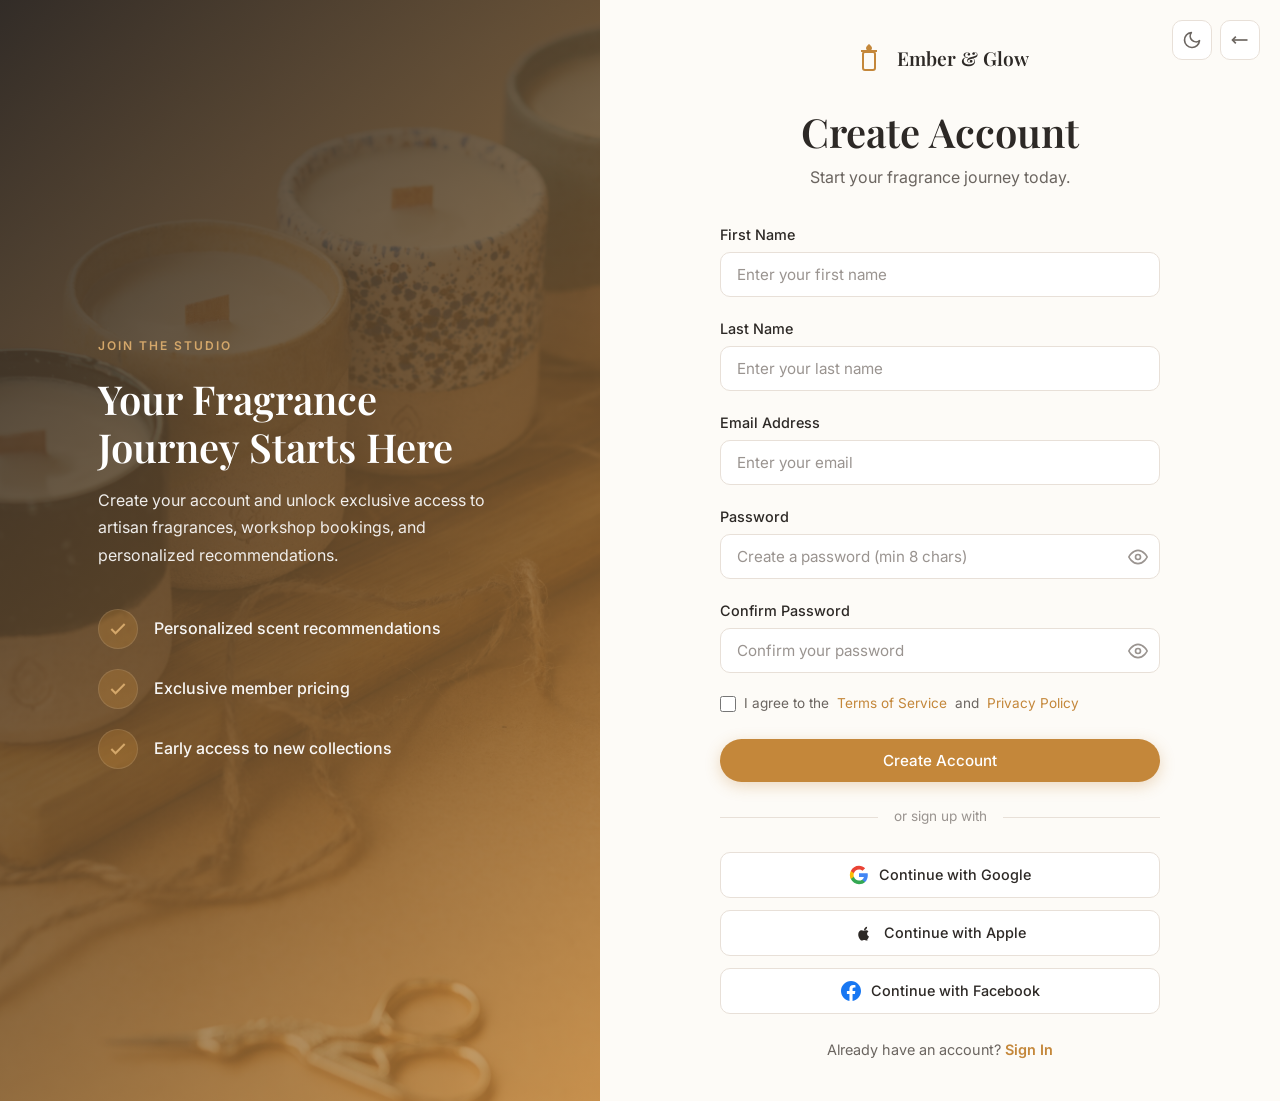
<file: signup.html>
<!DOCTYPE html>
<html lang="en" dir="ltr">
<head>
  <meta charset="UTF-8">
  <meta name="viewport" content="width=device-width, initial-scale=1.0">
  <meta name="description" content="Create your Ember & Glow account to shop, subscribe, and join workshops.">
  <title>Sign Up — Ember & Glow</title>
  <link rel="stylesheet" href="css/styles.css">
  <link rel="icon" href="data:image/svg+xml,<svg xmlns='http://www.w3.org/2000/svg' viewBox='0 0 100 100'><text y='.9em' font-size='90'>&#x1F56F;</text></svg>" type="image/svg+xml">
</head>
<body>
  <div class="auth-top-actions">
    <button class="icon-btn theme-toggle" onclick="toggleTheme()" style="background:var(--surface);border:1px solid var(--border)"><svg xmlns="http://www.w3.org/2000/svg" width="20" height="20" viewBox="0 0 24 24" fill="none" stroke="currentColor" stroke-width="2"><path d="M21 12.79A9 9 0 1 1 11.21 3 7 7 0 0 0 21 12.79z"/></svg></button>
    <button class="icon-btn rtl-toggle" onclick="toggleRTL()" style="background:var(--surface);border:1px solid var(--border)"><svg xmlns="http://www.w3.org/2000/svg" width="20" height="20" viewBox="0 0 24 24" fill="none" stroke="currentColor" stroke-width="2"><polyline points="7 8 3 12 7 16"/><line x1="21" y1="12" x2="3" y2="12"/></svg></button>
  </div>

  <div class="auth-page">
    <div class="auth-left">
      <img src="assest/hanna-balan-YasQvzPbGOQ-unsplash.jpg" alt="Join Ember & Glow">
      <div class="auth-left-overlay" style="background: linear-gradient(135deg, rgba(var(--secondary-rgb), 0.95), rgba(var(--primary-rgb), 0.7))"></div>
      <div class="auth-left-content">
        <span class="section-tag" style="color:var(--primary-light)">Join the Studio</span>
        <h1 style="color:#fff;font-size:2.5rem;margin-top:12px">Your Fragrance Journey Starts Here</h1>
        <p style="color:rgba(255,255,255,0.9);margin-top:16px;margin-bottom:32px">Create your account and unlock exclusive access to artisan fragrances, workshop bookings, and personalized recommendations.</p>
        <div style="margin-top:40px">
          <div style="display:flex;align-items:center;gap:16px;margin-bottom:20px">
            <div style="width:40px;height:40px;border-radius:50%;background:rgba(var(--primary-rgb),0.3);display:flex;align-items:center;justify-content:center;border:1px solid rgba(255,255,255,0.1)"><svg xmlns="http://www.w3.org/2000/svg" width="20" height="20" viewBox="0 0 24 24" fill="none" stroke="var(--primary-light)" stroke-width="2.5"><polyline points="20 6 9 17 4 12"/></svg></div>
            <span style="color:rgba(255,255,255,0.95);font-size:1rem;font-weight:500">Personalized scent recommendations</span>
          </div>
          <div style="display:flex;align-items:center;gap:16px;margin-bottom:20px">
            <div style="width:40px;height:40px;border-radius:50%;background:rgba(var(--primary-rgb),0.3);display:flex;align-items:center;justify-content:center;border:1px solid rgba(255,255,255,0.1)"><svg xmlns="http://www.w3.org/2000/svg" width="20" height="20" viewBox="0 0 24 24" fill="none" stroke="var(--primary-light)" stroke-width="2.5"><polyline points="20 6 9 17 4 12"/></svg></div>
            <span style="color:rgba(255,255,255,0.95);font-size:1rem;font-weight:500">Exclusive member pricing</span>
          </div>
          <div style="display:flex;align-items:center;gap:16px">
            <div style="width:40px;height:40px;border-radius:50%;background:rgba(var(--primary-rgb),0.3);display:flex;align-items:center;justify-content:center;border:1px solid rgba(255,255,255,0.1)"><svg xmlns="http://www.w3.org/2000/svg" width="20" height="20" viewBox="0 0 24 24" fill="none" stroke="var(--primary-light)" stroke-width="2.5"><polyline points="20 6 9 17 4 12"/></svg></div>
            <span style="color:rgba(255,255,255,0.95);font-size:1rem;font-weight:500">Early access to new collections</span>
          </div>
        </div>
      </div>
    </div>

    <div class="auth-right">
      <div class="auth-card">
        <a href="index.html" class="logo" style="justify-content:center;margin-bottom:32px">
          <svg width="36" height="36" viewBox="0 0 36 36" fill="none" xmlns="http://www.w3.org/2000/svg">
          <path d="M12 14C12 12.8954 12.8954 12 14 12H22C23.1046 12 24 12.8954 24 14V28C24 29.1046 23.1046 30 22 30H14C12.8954 30 12 29.1046 12 28V14Z" stroke="var(--primary)" stroke-width="2"/>
          <path d="M10 10H26V12H10V10Z" fill="var(--primary)"/>
          <path d="M18 4C18 4 15 6.5 15 8C15 9.65685 16.3431 11 18 11C19.6569 11 21 9.65685 21 8C21 6.5 18 4 18 4Z" fill="var(--primary)"/>
        </svg>
        <span class="logo-text">Ember & Glow</span>  </a>
        <h2 style="text-align:center;margin-bottom:8px">Create Account</h2>
        <p style="text-align:center;margin-bottom:32px;color:var(--text-light)">Start your fragrance journey today.</p>

        <form id="signupForm" onsubmit="event.preventDefault();showToast('Account created successfully!');setTimeout(()=>window.location.href='dashboard.html',1500)">
          <div class="form-group">
            <label for="signup-first">First Name</label>
            <input type="text" id="signup-first" class="form-control" placeholder="Enter your first name" required>
          </div>
          <div class="form-group">
            <label for="signup-last">Last Name</label>
            <input type="text" id="signup-last" class="form-control" placeholder="Enter your last name" required>
          </div>
          <div class="form-group">
            <label for="signup-email">Email Address</label>
            <input type="email" id="signup-email" class="form-control" placeholder="Enter your email" required>
          </div>
          <div class="form-group">
            <label for="signup-password">Password</label>
            <div class="password-field">
              <input type="password" id="signup-password" class="form-control" placeholder="Create a password (min 8 chars)" required minlength="8">
              <span class="password-toggle"><svg xmlns="http://www.w3.org/2000/svg" width="20" height="20" viewBox="0 0 24 24" fill="none" stroke="currentColor" stroke-width="2"><path d="M1 12s4-8 11-8 11 8 11 8-4 8-11 8-11-8-11-8z"/><circle cx="12" cy="12" r="3"/></svg></span>
            </div>
          </div>
          <div class="form-group">
            <label for="signup-confirm">Confirm Password</label>
            <div class="password-field">
              <input type="password" id="signup-confirm" class="form-control" placeholder="Confirm your password" required>
              <span class="password-toggle"><svg xmlns="http://www.w3.org/2000/svg" width="20" height="20" viewBox="0 0 24 24" fill="none" stroke="currentColor" stroke-width="2"><path d="M1 12s4-8 11-8 11 8 11 8-4 8-11 8-11-8-11-8z"/><circle cx="12" cy="12" r="3"/></svg></span>
            </div>
          </div>
          <div class="form-group" style="margin-bottom:24px">
            <label style="display:flex;align-items:flex-start;gap:8px;cursor:pointer;font-weight:400;color:var(--text-light);font-size:0.85rem">
              <input type="checkbox" required style="accent-color:var(--primary);margin-top:3px;width:16px;height:16px;flex-shrink:0">
              <span>I agree to the <a href="#" style="color:var(--primary);margin:0 4px">Terms of Service</a> and <a href="#" style="color:var(--primary);margin:0 4px">Privacy Policy</a></span>
            </label>
          </div>
          <button type="submit" class="btn btn-primary" style="width:100%">Create Account</button>
        </form>

        <div class="divider">or sign up with</div>

        <div class="social-btns">
          <button class="social-btn" onclick="showToast('Google sign-up coming soon!')">
            <svg width="20" height="20" viewBox="0 0 24 24"><path d="M22.56 12.25c0-.78-.07-1.53-.2-2.25H12v4.26h5.92a5.06 5.06 0 0 1-2.2 3.32v2.77h3.57c2.08-1.92 3.27-4.74 3.27-8.1z" fill="#4285F4"/><path d="M12 23c2.97 0 5.46-.98 7.28-2.66l-3.57-2.77c-.98.66-2.23 1.06-3.71 1.06-2.86 0-5.29-1.93-6.16-4.53H2.18v2.84C3.99 20.53 7.7 23 12 23z" fill="#34A853"/><path d="M5.84 14.09c-.22-.66-.35-1.36-.35-2.09s.13-1.43.35-2.09V7.07H2.18A10.96 10.96 0 0 0 1 12c0 1.77.42 3.45 1.18 4.93l3.66-2.84z" fill="#FBBC05"/><path d="M12 5.38c1.62 0 3.06.56 4.21 1.64l3.15-3.15C17.45 2.09 14.97 1 12 1 7.7 1 3.99 3.47 2.18 7.07l3.66 2.84c.87-2.6 3.3-4.53 6.16-4.53z" fill="#EA4335"/></svg>
            Continue with Google
          </button>
          <button class="social-btn" onclick="showToast('Apple sign-up coming soon!')">
            <svg width="20" height="20" viewBox="0 0 24 24" fill="currentColor"><path d="M17.05 20.28c-.98.95-2.05.88-3.08.4-1.07-.5-2.04-.48-3.16 0-1.4.62-2.14.44-2.97-.4C3.79 16.17 4.36 9.02 8.93 8.72c1.17.07 1.97.68 2.66.72.97-.2 1.9-.77 2.97-.69 1.26.1 2.2.59 2.81 1.49-2.54 1.52-1.94 4.88.57 5.82-.47 1.22-.68 1.77-1.27 2.84-.8 1.38-1.91 2.76-3.62 2.38zM12.03 8.62c-.15-2.23 1.66-4.07 3.74-4.25.29 2.42-2.15 4.42-3.74 4.25z"/></svg>
            Continue with Apple
          </button>
          <button class="social-btn" onclick="showToast('Facebook sign-up coming soon!')">
            <svg width="20" height="20" viewBox="0 0 24 24" fill="#1877F2"><path d="M24 12.073c0-6.627-5.373-12-12-12s-12 5.373-12 12c0 5.99 4.388 10.954 10.125 11.854v-8.385H7.078v-3.47h3.047V9.43c0-3.007 1.792-4.669 4.533-4.669 1.312 0 2.686.235 2.686.235v2.953H15.83c-1.491 0-1.956.925-1.956 1.874v2.25h3.328l-.532 3.47h-2.796v8.385C19.612 23.027 24 18.062 24 12.073z"/></svg>
            Continue with Facebook
          </button>
        </div>

        <div class="auth-footer">
          Already have an account? <a href="login.html">Sign In</a>
        </div>
      </div>
    </div>
  </div>
  <script src="js/main.js"></script>
</body>
</html>
</file>
<file: css/styles.css>
@import url('https://fonts.googleapis.com/css2?family=Playfair+Display:ital,wght@0,400;0,500;0,600;0,700;1,400;1,500&family=Inter:wght@300;400;500;600;700&display=swap');

/* ========== CSS CUSTOM PROPERTIES ========== */
:root {
  --primary: #C4873A;
  --primary-light: #D4A76A;
  --primary-dark: #A06B2A;
  --primary-rgb: 196, 135, 58;
  --secondary: #2D2926;
  --secondary-light: #4A433F;
  --secondary-rgb: 45, 41, 38;
  --bg: #FDFBF7;
  --bg-alt: #F5F0E8;
  --surface: #FFFFFF;
  --surface-alt: #F9F6F1;
  --text: #2D2926;
  --text-light: #6B6560;
  --text-lighter: #9A9490;
  --border: #E8E0D8;
  --shadow: rgba(45, 41, 38, 0.08);
  --shadow-md: rgba(45, 41, 38, 0.12);
  --success: #4CAF50;
  --warning: #FF9800;
  --error: #F44336;
  --info: #2196F3;
  --radius-sm: 6px;
  --radius: 10px;
  --radius-lg: 16px;
  --radius-xl: 24px;
  --radius-full: 9999px;
  --font-heading: 'Playfair Display', Georgia, serif;
  --font-body: 'Inter', -apple-system, sans-serif;
  --transition: 0.3s cubic-bezier(0.4, 0, 0.2, 1);
  --transition-slow: 0.5s cubic-bezier(0.4, 0, 0.2, 1);
  --max-width: 1200px;
  --header-height: 72px;
}

[data-theme="dark"] {
  --bg: #1A1714;
  --bg-alt: #231F1B;
  --surface: #2D2926;
  --surface-alt: #3A3530;
  --text: #F5F0E8;
  --text-light: #B8B0A8;
  --text-lighter: #8A827A;
  --border: #3A3530;
  --shadow: rgba(0, 0, 0, 0.3);
  --shadow-md: rgba(0, 0, 0, 0.4);
}

/* ========== RESET ========== */
*,
*::before,
*::after {
  box-sizing: border-box;
  margin: 0;
  padding: 0;
}

html {
  scroll-behavior: smooth;
  font-size: 16px;
}

body {
  font-family: var(--font-body);
  background: var(--bg);
  color: var(--text);
  line-height: 1.6;
  overflow-x: hidden;
  transition: background var(--transition), color var(--transition);
}

img {
  max-width: 100%;
  height: auto;
  display: block;
}

a {
  text-decoration: none;
  color: inherit;
  transition: color var(--transition);
}

ul,
ol {
  list-style: none;
}

button,
input,
select,
textarea {
  font-family: inherit;
  font-size: inherit;
  color: inherit;
  border: none;
  outline: none;
  background: none;
}

button {
  cursor: pointer;
}

/* ========== TYPOGRAPHY ========== */
h1,
h2,
h3,
h4,
h5,
h6 {
  font-family: var(--font-heading);
  font-weight: 600;
  line-height: 1.2;
  color: var(--text);
}

h1 {
  font-size: clamp(2.2rem, 5vw, 3.5rem);
}

h2 {
  font-size: clamp(1.8rem, 4vw, 2.5rem);
}

h3 {
  font-size: clamp(1.3rem, 3vw, 1.75rem);
}

h4 {
  font-size: 1.25rem;
}

p {
  color: var(--text-light);
  line-height: 1.7;
  margin-bottom: 16px;
}

/* ========== LAYOUT ========== */
.container {
  width: 100%;
  max-width: var(--max-width);
  margin: 0 auto;
  padding: 0 24px;
}

.section {
  padding: 100px 0;
}

.section-header {
  text-align: center;
  margin-bottom: 48px;
}

.section-header p {
  max-width: 600px;
  margin: 12px auto 0;
}

.section-tag {
  display: inline-block;
  font-size: 0.75rem;
  font-weight: 600;
  text-transform: uppercase;
  letter-spacing: 2px;
  color: var(--primary);
  margin-bottom: 8px;
}

.grid-2 {
  display: grid;
  grid-template-columns: repeat(2, 1fr);
  gap: 32px;
}

.grid-3 {
  display: grid;
  grid-template-columns: repeat(3, 1fr);
  gap: 32px;
}

.grid-4 {
  display: grid;
  grid-template-columns: repeat(4, 1fr);
  gap: 24px;
}

.flex-center {
  display: flex;
  align-items: center;
  justify-content: center;
}

.text-center {
  text-align: center;
}

/* ========== BUTTONS ========== */
.btn {
  display: inline-flex;
  align-items: center;
  justify-content: center;
  gap: 8px;
  padding: 12px 28px;
  border-radius: var(--radius-full);
  font-weight: 500;
  font-size: 0.95rem;
  transition: all var(--transition);
  white-space: nowrap;
  position: relative;
  overflow: hidden;
}

.btn i {
  width: 18px;
  height: 18px;
}

.btn-primary {
  background: var(--primary);
  color: #fff;
  box-shadow: 0 4px 15px rgba(var(--primary-rgb), 0.3);
}

.btn-primary:hover {
  background: var(--primary-dark);
  transform: translateY(-2px);
  box-shadow: 0 6px 20px rgba(var(--primary-rgb), 0.4);
}

.btn-secondary {
  background: transparent;
  color: var(--primary);
  border: 2px solid var(--primary);
}

.btn-secondary:hover {
  background: var(--primary);
  color: #fff;
  transform: translateY(-2px);
}

.btn-outline {
  background: transparent;
  color: var(--text);
  border: 2px solid var(--border);
}

.btn-outline:hover {
  border-color: var(--primary);
  color: var(--primary);
}

.btn-sm {
  padding: 8px 20px;
  font-size: 0.85rem;
}

.btn-lg {
  padding: 16px 36px;
  font-size: 1.05rem;
}


/* ========== HEADER ========== */
.header {
  position: fixed;
  top: 0;
  left: 0;
  right: 0;
  z-index: 1000;
  background: rgba(253, 251, 247, 0.9);
  backdrop-filter: blur(20px);
  border-bottom: 1px solid var(--border);
  height: var(--header-height);
  transition: all var(--transition);
}

[data-theme="dark"] .header {
  background: rgba(26, 23, 20, 0.9);
}

.header-inner {
  max-width: var(--max-width);
  margin: 0 auto;
  padding: 0 24px;
  display: flex;
  align-items: center;
  justify-content: space-between;
  height: 100%;
}

.logo {
  display: flex;
  align-items: center;
  gap: 10px;
  flex-shrink: 0;
  white-space: nowrap;
}

.logo svg {
  width: 36px;
  height: 36px;
}

.logo-text {
  font-family: var(--font-heading);
  font-size: 1.2rem;
  font-weight: 600;
  white-space: nowrap;
}

.nav {
  display: flex;
  align-items: center;
  gap: 8px;
  flex: 1;
  margin: 0 20px;
}

.nav-links {
  display: flex;
  align-items: center;
  gap: 16px;
  margin: 0 auto;
}

.nav .rtl-toggle {
  margin-inline-start: auto;
}

.nav-auth {
  display: flex;
  align-items: center;
  gap: 12px;
}

.nav a:not(.btn) {
  padding: 8px 10px;
  font-size: 0.85rem;
  font-weight: 500;
  color: var(--text-light);
  border-radius: var(--radius);
  transition: all var(--transition);
  position: relative;
  white-space: nowrap;
  display: flex;
  align-items: center;
  gap: 4px;
}

.nav a:not(.btn):hover,
.nav a:not(.btn).active {
  color: var(--primary);
}

.nav a.active::after {
  content: '';
  position: absolute;
  bottom: -4px;
  left: 14px;
  right: 14px;
  height: 2px;
  background: var(--primary);
  border-radius: 2px;
}

.nav-dropdown {
  position: relative;
}

.nav-dropdown-menu {
  position: absolute;
  top: 100%;
  left: 0;
  min-width: 180px;
  background: var(--surface);
  border: 1px solid var(--border);
  border-radius: var(--radius);
  box-shadow: 0 10px 40px var(--shadow-md);
  padding: 8px;
  opacity: 0;
  visibility: hidden;
  transform: translateY(10px);
  transition: all var(--transition);
  z-index: 10;
}

.nav-dropdown:hover .nav-dropdown-menu {
  opacity: 1;
  visibility: visible;
  transform: translateY(5px);
}

.nav-dropdown-menu a {
  display: block;
  padding: 8px 14px;
  border-radius: var(--radius-sm);
}

.nav-dropdown-menu a:hover {
  background: var(--bg-alt);
}

.header-actions {
  display: flex;
  align-items: center;
  gap: 8px;
}

.icon-btn {
  width: 40px;
  height: 40px;
  border-radius: var(--radius);
  display: flex;
  align-items: center;
  justify-content: center;
  color: var(--text-light);
  transition: all var(--transition);
}

.icon-btn:hover {
  background: var(--bg-alt);
  color: var(--primary);
}

.icon-btn svg {
  width: 20px;
  height: 20px;
}

.mobile-menu-btn {
  display: none;
}

.nav-ctas {
  display: none;
}

/* ========== HERO ========== */
.hero {
  min-height: 90vh;
  display: flex;
  align-items: center;
  position: relative;
  overflow: hidden;
  margin-top: var(--header-height);
}

.hero-bg {
  position: absolute;
  inset: 0;
  z-index: 0;
}

.hero-bg img {
  width: 100%;
  height: 100%;
  object-fit: cover;
}

.hero-overlay {
  position: absolute;
  inset: 0;
  background: linear-gradient(135deg, rgba(var(--secondary-rgb), 0.75), rgba(var(--secondary-rgb), 0.4));
  z-index: 1;
}

.hero-content {
  position: relative;
  z-index: 2;
  max-width: 800px;
  padding: 40px 0;
}

.hero-content h1 {
  color: #fff;
  margin-bottom: 16px;
}

.hero-content p {
  color: rgba(255, 255, 255, 0.85);
  font-size: 1.1rem;
  margin-bottom: 32px;
}

.hero-actions {
  display: flex;
  gap: 16px;
  flex-wrap: wrap;
}

/* ========== CARDS ========== */
.card {
  background: var(--surface);
  border: 1px solid var(--border);
  border-radius: var(--radius-lg);
  overflow: hidden;
  transition: all var(--transition);
}

.card:hover {
  transform: translateY(-4px);
  box-shadow: 0 12px 40px var(--shadow-md);
}

.card-img {
  width: 100%;
  height: 280px;
  overflow: hidden;
}

.card-img img {
  width: 100%;
  height: 100%;
  object-fit: cover;
  transition: transform var(--transition-slow);
}

.card:hover .card-img img {
  transform: scale(1.05);
}

.card-body {
  padding: 24px;
}

.card-body h3 {
  margin-bottom: 8px;
  font-size: 1.2rem;
}

.card-body p {
  font-size: 0.9rem;
  margin-bottom: 16px;
}

.card-price {
  font-family: var(--font-heading);
  font-size: 1.3rem;
  color: var(--primary);
  font-weight: 600;
}

.card-price span {
  font-size: 0.85rem;
  color: var(--text-lighter);
  font-family: var(--font-body);
  font-weight: 400;
}

/* ========== PRODUCT CARD ========== */
.product-card {
  position: relative;
}

.product-badge {
  position: absolute;
  top: 16px;
  left: 16px;
  z-index: 2;
  padding: 4px 12px;
  border-radius: var(--radius-full);
  font-size: 0.75rem;
  font-weight: 600;
  text-transform: uppercase;
  background: var(--primary);
  color: #fff;
}

.product-actions {
  position: absolute;
  top: 16px;
  right: 16px;
  z-index: 2;
  display: flex;
  flex-direction: column;
  gap: 8px;
  opacity: 0;
  transform: translateX(10px);
  transition: all var(--transition);
}

.product-card:hover .product-actions {
  opacity: 1;
  transform: translateX(0);
}

.product-action-btn {
  width: 36px;
  height: 36px;
  border-radius: 50%;
  background: var(--surface);
  display: flex;
  align-items: center;
  justify-content: center;
  box-shadow: 0 2px 8px var(--shadow);
  transition: all var(--transition);
}

.product-action-btn:hover {
  background: var(--primary);
  color: #fff;
}

.product-action-btn svg {
  width: 16px;
  height: 16px;
}

.product-meta {
  display: flex;
  justify-content: space-between;
  align-items: center;
  margin-top: 12px;
}

.product-rating {
  display: flex;
  align-items: center;
  gap: 4px;
  color: var(--primary);
  font-size: 0.85rem;
}

/* ========== PRICING CARDS ========== */
.pricing-card {
  background: var(--surface);
  border: 1px solid var(--border);
  border-radius: var(--radius-lg);
  padding: 40px 32px;
  text-align: center;
  transition: all var(--transition);
  position: relative;
}

.pricing-card.popular {
  border-color: var(--primary);
  box-shadow: 0 8px 40px rgba(var(--primary-rgb), 0.15);
  transform: scale(1.05);
}

.pricing-card.popular::before {
  content: 'Most Popular';
  position: absolute;
  top: -14px;
  left: 50%;
  transform: translateX(-50%);
  background: var(--primary);
  color: #fff;
  padding: 4px 20px;
  border-radius: var(--radius-full);
  font-size: 0.8rem;
  font-weight: 600;
}

.pricing-card h3 {
  margin-bottom: 8px;
}

.pricing-card .price {
  font-family: var(--font-heading);
  font-size: 2.5rem;
  font-weight: 700;
  color: var(--primary);
  margin: 16px 0;
}

.pricing-card .price span {
  font-size: 1rem;
  color: var(--text-lighter);
  font-family: var(--font-body);
  font-weight: 400;
}

.pricing-features {
  margin: 24px 0 32px;
}

.pricing-features li {
  padding: 8px 0;
  color: var(--text-light);
  font-size: 0.9rem;
  display: flex;
  align-items: center;
  gap: 12px;
}

.pricing-features li svg {
  width: 20px;
  height: 20px;
  color: var(--primary);
  flex-shrink: 0;
}

/* ========== COMMON HERO WITH BG ========== */
.hero-with-bg {
  padding: 160px 0 80px;
  position: relative;
  overflow: hidden;
  text-align: center;
  background: var(--bg-alt);
  display: flex;
  align-items: center;
  justify-content: center;
  min-height: 400px;
}

.hero-with-bg .container {
  position: relative;
  z-index: 2;
}

.hero-with-bg-img {
  position: absolute;
  inset: 0;
  z-index: 0;
}

.hero-with-bg-img img {
  width: 100%;
  height: 100%;
  object-fit: cover;
}

.hero-with-bg-overlay {
  position: absolute;
  inset: 0;
  z-index: 1;
  background: linear-gradient(to bottom, rgba(var(--secondary-rgb), 0.7), rgba(var(--secondary-rgb), 0.4));
}

.hero-with-bg h1,
.hero-with-bg p {
  color: #fff;
}

.hero-with-bg .section-tag {
  color: var(--primary-light);
}

/* ========== QUIZ ========== */
.quiz-container {
  max-width: 700px;
  margin: 0 auto;
  background: var(--surface);
  border: 1px solid var(--border);
  border-radius: var(--radius-xl);
  padding: 48px;
  position: relative;
  margin-top: 80px;
  margin-bottom: 80px;
}

[data-theme="dark"] .quiz-container {
  background: #000000;
}

.quiz-progress {
  display: flex;
  gap: 8px;
  margin-bottom: 32px;
}

.quiz-progress-bar {
  flex: 1;
  height: 4px;
  background: var(--border);
  border-radius: 4px;
  overflow: hidden;
}

.quiz-progress-bar.active {
  background: var(--primary);
}

.quiz-progress-bar.completed {
  background: var(--primary);
}

.quiz-step {
  display: none;
}

.quiz-step.active {
  display: block;
  animation: fadeInUp 0.4s ease;
}

.quiz-step h3 {
  margin-bottom: 8px;
}

.quiz-step p {
  margin-bottom: 24px;
}

.quiz-options {
  display: grid;
  grid-template-columns: repeat(2, 1fr);
  gap: 16px;
}

.quiz-option {
  padding: 20px;
  border: 2px solid var(--border);
  border-radius: var(--radius);
  cursor: pointer;
  transition: all var(--transition);
  text-align: center;
}

.quiz-option:hover {
  border-color: var(--primary-light);
  background: rgba(var(--primary-rgb), 0.05);
}

.quiz-option.selected {
  border-color: var(--primary);
  background: rgba(var(--primary-rgb), 0.08);
}

.quiz-option img {
  width: 60px;
  height: 60px;
  border-radius: 50%;
  object-fit: cover;
  margin: 0 auto 12px;
}

.quiz-option h4 {
  font-size: 1rem;
  margin-bottom: 4px;
}

.quiz-option p {
  font-size: 0.8rem;
  margin: 0;
}

.quiz-nav {
  display: flex;
  justify-content: space-between;
  margin-top: 32px;
}

/* ========== WORKSHOP ========== */
.workshop-card {
  background: var(--surface);
  border: 1px solid var(--border);
  border-radius: var(--radius-lg);
  overflow: hidden;
  display: flex;
  transition: all var(--transition);
}

.workshop-card:hover {
  box-shadow: 0 8px 30px var(--shadow-md);
}

.workshop-date {
  min-width: 100px;
  background: var(--primary);
  display: flex;
  flex-direction: column;
  align-items: center;
  justify-content: center;
  color: #fff;
  padding: 20px;
}

.workshop-date .day {
  font-family: var(--font-heading);
  font-size: 2rem;
  font-weight: 700;
  line-height: 1;
}

.workshop-date .month {
  font-size: 0.85rem;
  text-transform: uppercase;
  letter-spacing: 1px;
}

.workshop-info {
  padding: 20px 24px;
  flex: 1;
}

.workshop-info h4 {
  margin-bottom: 4px;
}

.workshop-info p {
  font-size: 0.85rem;
  margin-bottom: 12px;
}

.workshop-meta {
  display: flex;
  gap: 16px;
  font-size: 0.8rem;
  color: var(--text-lighter);
}

.workshop-meta span {
  display: flex;
  align-items: center;
  gap: 4px;
}

.workshop-meta svg {
  width: 14px;
  height: 14px;
}

/* ========== AUTH PAGES ========== */
.auth-page {
  min-height: 100vh;
  display: flex;
}

.auth-left {
  flex: 1;
  position: relative;
  overflow: hidden;
  display: flex;
  align-items: center;
  justify-content: center;
}

.auth-left img {
  position: absolute;
  inset: 0;
  width: 100%;
  height: 100%;
  object-fit: cover;
}

.auth-left-overlay {
  position: absolute;
  inset: 0;
  background: linear-gradient(135deg, rgba(var(--secondary-rgb), 0.9), rgba(var(--primary-rgb), 0.6));
}

.auth-left-content {
  position: relative;
  z-index: 2;
  color: #fff;
  padding: 48px;
  max-width: 500px;
}

.auth-left-content h2 {
  color: #fff;
  margin-bottom: 16px;
}

.auth-left-content p {
  color: rgba(255, 255, 255, 0.8);
}

.auth-right {
  flex: 1;
  display: flex;
  align-items: center;
  justify-content: center;
  padding: 40px;
  background: var(--bg);
}

.auth-card {
  width: 100%;
  max-width: 440px;
}

.auth-top-actions {
  position: fixed;
  top: 20px;
  right: 20px;
  display: flex;
  gap: 8px;
  z-index: 100;
}

.auth-card .logo {
  justify-content: center;
  margin-bottom: 32px;
}

.auth-card h2 {
  text-align: center;
  margin-bottom: 8px;
}

.auth-card>p {
  text-align: center;
  margin-bottom: 32px;
}

/* ========== FORMS ========== */
.form-group {
  margin-bottom: 20px;
}

.form-group label {
  display: block;
  margin-bottom: 6px;
  font-size: 0.9rem;
  font-weight: 500;
  color: var(--text);
}

.form-control {
  width: 100%;
  padding: 12px 16px;
  border: 1.5px solid var(--border);
  border-radius: var(--radius);
  background: var(--surface);
  color: var(--text);
  transition: all var(--transition);
  font-size: 0.95rem;
}

.form-control:focus {
  border-color: var(--primary);
  box-shadow: 0 0 0 3px rgba(var(--primary-rgb), 0.1);
}

.form-control::placeholder {
  color: var(--text-lighter);
}

.password-field {
  position: relative;
}

.password-field .form-control {
  padding-right: 44px;
}

.password-toggle {
  position: absolute;
  right: 12px;
  top: 50%;
  transform: translateY(-50%);
  color: var(--text-lighter);
  cursor: pointer;
  display: flex;
}

.password-toggle svg {
  width: 20px;
  height: 20px;
}

.form-row {
  display: flex;
  justify-content: space-between;
  align-items: center;
  margin-bottom: 20px;
}

.form-row label {
  display: flex;
  align-items: center;
  gap: 6px;
  font-size: 0.85rem;
  cursor: pointer;
  margin: 0;
}

.form-row label input[type="checkbox"] {
  accent-color: var(--primary);
  width: 16px;
  height: 16px;
}

.form-row a {
  font-size: 0.85rem;
  color: var(--primary);
  font-weight: 500;
}

.form-row a:hover {
  text-decoration: underline;
}

.divider {
  display: flex;
  align-items: center;
  gap: 16px;
  margin: 24px 0;
  color: var(--text-lighter);
  font-size: 0.85rem;
}

.divider::before,
.divider::after {
  content: '';
  flex: 1;
  height: 1px;
  background: var(--border);
}

.social-btns {
  display: flex;
  flex-direction: column;
  gap: 12px;
}

.social-btn {
  display: flex;
  align-items: center;
  justify-content: center;
  gap: 10px;
  width: 100%;
  padding: 12px;
  border: 1.5px solid var(--border);
  border-radius: var(--radius);
  font-weight: 500;
  font-size: 0.9rem;
  transition: all var(--transition);
  background: var(--surface);
}

.social-btn:hover {
  border-color: var(--primary);
  background: rgba(var(--primary-rgb), 0.03);
}

.social-btn img,
.social-btn svg {
  width: 20px;
  height: 20px;
}

.auth-footer {
  text-align: center;
  margin-top: 24px;
  font-size: 0.9rem;
  color: var(--text-light);
}

.auth-footer a {
  color: var(--primary);
  font-weight: 600;
}

/* ========== DASHBOARD ========== */
.dashboard {
  display: flex;
  min-height: 100vh;
}

.sidebar {
  width: 260px;
  background: var(--surface);
  border-inline-end: 1px solid var(--border);
  padding: 24px 16px;
  display: flex;
  flex-direction: column;
  position: fixed;
  top: 0;
  bottom: 0;
  inset-inline-start: 0;
  z-index: 100;
  transition: transform var(--transition);
}

.sidebar .logo {
  padding: 0 8px;
  margin-bottom: 32px;
}

.sidebar-nav {
  flex: 1;
}

.sidebar-nav a {
  display: flex;
  align-items: center;
  gap: 12px;
  padding: 10px 14px;
  border-radius: var(--radius);
  color: var(--text-light);
  font-size: 0.9rem;
  font-weight: 500;
  margin-bottom: 4px;
  transition: all var(--transition);
}

.sidebar-nav a:hover {
  background: var(--bg-alt);
  color: var(--text);
}

.sidebar-nav a.active {
  background: rgba(var(--primary-rgb), 0.1);
  color: var(--primary);
}

.sidebar-nav a svg {
  width: 20px;
  height: 20px;
}

.dash-main {
  flex: 1;
  margin-inline-start: 260px;
  padding: 32px;
  transition: margin var(--transition);
}

.dash-header {
  display: flex;
  justify-content: space-between;
  align-items: center;
  margin-bottom: 32px;
}

.dash-stats {
  display: grid;
  grid-template-columns: repeat(4, 1fr);
  gap: 20px;
  margin-bottom: 32px;
}

.stat-card {
  background: var(--surface);
  border: 1px solid var(--border);
  border-radius: var(--radius-lg);
  padding: 24px;
}

.stat-card .stat-icon {
  width: 48px;
  height: 48px;
  border-radius: var(--radius);
  display: flex;
  align-items: center;
  justify-content: center;
  background: rgba(var(--primary-rgb), 0.1);
  color: var(--primary);
  margin-bottom: 16px;
}

.stat-card .stat-icon svg {
  width: 24px;
  height: 24px;
}

.stat-card h4 {
  font-size: 1.8rem;
  font-family: var(--font-heading);
  margin-bottom: 4px;
}

.stat-card p {
  font-size: 0.85rem;
}

/* ========== FOOTER ========== */
.footer {
  background: var(--secondary);
  color: rgba(255, 255, 255, 0.7);
  padding: 64px 0 0;
}

.footer-grid {
  display: grid;
  grid-template-columns: 1.5fr 1fr 1fr 1.5fr;
  gap: 48px;
  margin-bottom: 48px;
  align-items: start;
}

.footer h4 {
  color: #fff;
  margin-bottom: 16px;
  font-size: 1.1rem;
}

.footer p {
  font-size: 0.9rem;
  line-height: 1.7;
}

.footer-links a {
  display: block;
  padding: 4px 0;
  font-size: 0.9rem;
  color: rgba(255, 255, 255, 0.6);
  transition: color var(--transition);
}

.footer-links a:hover {
  color: var(--primary-light);
}

.footer-about .logo {
  margin-bottom: 16px;
}

.footer-about .logo-text {
  color: #fff;
}

.footer-social {
  display: flex;
  gap: 12px;
  margin-top: 20px;
}

.footer-social a {
  width: 40px;
  height: 40px;
  border-radius: 50%;
  border: 1px solid rgba(255, 255, 255, 0.2);
  display: flex;
  align-items: center;
  justify-content: center;
  transition: all var(--transition);
}

.footer-social a:hover {
  background: var(--primary);
  border-color: var(--primary);
  color: #fff;
}

.footer-social a svg {
  width: 18px;
  height: 18px;
}

.footer-bottom {
  border-top: 1px solid rgba(255, 255, 255, 0.1);
  padding: 20px 0;
  display: flex;
  justify-content: space-between;
  align-items: center;
  font-size: 0.85rem;
}

.newsletter-form {
  display: flex;
  gap: 4px;
  margin-top: 16px;
  position: relative;
  max-width: 320px;
}

.newsletter-form input {
  width: 100%;
  padding: 12px 60px 12px 20px;
  border-radius: var(--radius-full);
  background: rgba(255, 255, 255, 0.08);
  border: 1px solid rgba(255, 255, 255, 0.12);
  color: #fff;
  font-size: 0.95rem;
  transition: all var(--transition);
}

.newsletter-form input:focus {
  background: rgba(255, 255, 255, 0.12);
  border-color: var(--primary-light);
}

.newsletter-form input::placeholder {
  color: rgba(255, 255, 255, 0.5);
}

.newsletter-form .btn-primary {
  position: absolute;
  right: 4px;
  top: 50%;
  transform: translateY(-50%);
  width: 44px;
  height: 44px;
  padding: 0;
  border-radius: 50% !important;
  display: flex;
  align-items: center;
  justify-content: center;
  font-size: 1.2rem;
}

/* ========== TESTIMONIALS ========== */
.testimonial-card {
  background: var(--surface);
  border: 1px solid var(--border);
  border-radius: var(--radius-lg);
  padding: 32px;
  position: relative;
  display: flex;
  flex-direction: column;
}

.testimonial-card::before {
  content: '"';
  font-family: var(--font-heading);
  font-size: 4rem;
  color: var(--primary-light);
  position: absolute;
  top: 10px;
  left: 24px;
  line-height: 1;
  opacity: 0.3;
}

.testimonial-card p {
  font-size: 0.95rem;
  margin-bottom: 20px;
  font-style: italic;
  padding-top: 24px;
  flex-grow: 1;
}

.testimonial-author {
  display: flex;
  align-items: center;
  gap: 12px;
  margin-top: auto;
}

.testimonial-author img {
  width: 44px;
  height: 44px;
  border-radius: 50%;
  object-fit: cover;
}

.testimonial-author h4 {
  font-size: 0.95rem;
  font-family: var(--font-body);
}

.testimonial-author span {
  font-size: 0.8rem;
  color: var(--text-lighter);
}

/* ========== GALLERY ========== */
.gallery-grid {
  display: grid;
  grid-template-columns: repeat(4, 1fr);
  gap: 8px;
}

.gallery-grid img {
  width: 100%;
  height: 250px;
  object-fit: cover;
  border-radius: var(--radius);
  transition: all var(--transition);
  cursor: pointer;
}

.gallery-grid img:hover {
  opacity: 0.85;
  transform: scale(1.02);
}

/* ========== FEATURES ========== */
.feature-card {
  text-align: center;
  padding: 32px 24px;
  border-radius: var(--radius-lg);
  transition: all var(--transition);
}

.feature-card:hover {
  background: var(--surface);
  box-shadow: 0 8px 30px var(--shadow);
}

.feature-icon {
  width: 64px;
  height: 64px;
  border-radius: var(--radius-lg);
  background: rgba(var(--primary-rgb), 0.1);
  color: var(--primary);
  display: flex;
  align-items: center;
  justify-content: center;
  margin: 0 auto 20px;
}

.feature-icon svg {
  width: 28px;
  height: 28px;
}

.feature-card h4 {
  margin-bottom: 8px;
}

.feature-card p {
  font-size: 0.9rem;
}

/* ========== PREMIUM HERO (Home 2) ========== */
.hero-premium {
  min-height: 100vh;
  display: flex;
  align-items: center;
  position: relative;
  overflow: hidden;
  margin-top: var(--header-height);
  background: var(--secondary);
}

.hero-premium .hero-content {
  max-width: 750px;
}

.hero-premium-img {
  position: absolute;
  right: 0;
  top: 0;
  bottom: 0;
  width: 50%;
  overflow: hidden;
}

.hero-premium-img img {
  width: 100%;
  height: 100%;
  object-fit: cover;
  position: absolute;
  top: 0;
  left: 0;
  opacity: 0;
  transition: opacity 1.5s ease-in-out;
}

.hero-premium-img img.active {
  opacity: 1;
}

.hero-premium-img::before {
  content: '';
  position: absolute;
  inset: 0;
  background: linear-gradient(to right, var(--secondary) 0%, rgba(var(--secondary-rgb), 0.4) 100%);
  z-index: 2;
}

/* ========== ANIMATIONS ========== */
@keyframes fadeInUp {
  from {
    opacity: 0;
    transform: translateY(20px);
  }

  to {
    opacity: 1;
    transform: translateY(0);
  }
}

@keyframes fadeIn {
  from {
    opacity: 0;
  }

  to {
    opacity: 1;
  }
}

@keyframes slideInLeft {
  from {
    opacity: 0;
    transform: translateX(-30px);
  }

  to {
    opacity: 1;
    transform: translateX(0);
  }
}

@keyframes float {

  0%,
  100% {
    transform: translateY(0);
  }

  50% {
    transform: translateY(-10px);
  }
}

.animate-on-scroll {
  opacity: 0;
  transform: translateY(30px);
  transition: all 0.7s ease;
}

.animate-on-scroll.visible {
  opacity: 1;
  transform: translateY(0);
}

/* ========== RTL Support ========== */
[dir="rtl"] {
  direction: rtl;
  --ltr-direction: -1;
}

[dir="ltr"] {
  --ltr-direction: 1;
}

[dir="rtl"] .hero-premium-img {
  right: auto;
  left: 0;
}

[dir="rtl"] .hero-premium-img::before {
  background: linear-gradient(to left, var(--secondary) 0%, transparent 50%);
}

[dir="rtl"] .workshop-card {
  flex-direction: row-reverse;
}

[dir="rtl"] .product-badge {
  inset-inline-start: auto;
  inset-inline-end: 16px;
}

[dir="rtl"] .product-actions {
  inset-inline-end: auto;
  inset-inline-start: 16px;
}

[dir="rtl"] .nav-auth {
  margin-inline-start: auto;
  margin-inline-end: 0;
}

[dir="rtl"] .nav-dropdown-menu {
  left: auto;
  right: 0;
}

[dir="rtl"] .sidebar {
  left: auto;
  right: 0;
  border-right: none;
  border-left: 1px solid var(--border);
}

[dir="rtl"] .dash-main {
  margin-left: 0;
  margin-right: 260px;
}

/* Flip icons in RTL */
[dir="rtl"] .rtl-toggle svg {
  transform: scaleX(-1);
}

[dir="rtl"] .btn i,
[dir="rtl"] .btn svg:not(.social-icon) {
  transform: scaleX(var(--ltr-direction));
}


/* ========== BACK TO TOP ========== */
.back-to-top {
  position: fixed;
  bottom: 30px;
  right: 30px;
  width: 44px;
  height: 44px;
  border-radius: 50%;
  background: var(--primary);
  color: #fff;
  display: flex;
  align-items: center;
  justify-content: center;
  box-shadow: 0 4px 15px rgba(var(--primary-rgb), 0.3);
  opacity: 0;
  visibility: hidden;
  transition: all var(--transition);
  z-index: 999;
}

.back-to-top.visible {
  opacity: 1;
  visibility: visible;
}

.back-to-top:hover {
  transform: translateY(-3px);
}

.back-to-top svg {
  width: 20px;
  height: 20px;
}

[dir="rtl"] .back-to-top {
  right: auto;
  left: 30px;
}

/* ========== FAQ ACCORDION ========== */
.faq-section {
  max-width: 700px;
  margin: 0 auto;
}

.faq-item {
  border-bottom: 1px solid var(--border);
  padding: 20px 0;
  transition: all var(--transition);
}

.faq-item:last-child {
  border-bottom: none;
}

.faq-q {
  display: flex;
  justify-content: space-between;
  align-items: center;
  cursor: pointer;
  font-family: var(--font-heading);
  font-weight: 600;
  font-size: 1.1rem;
  color: var(--text);
  gap: 16px;
}

.faq-q svg {
  width: 20px;
  height: 20px;
  transition: transform var(--transition);
  color: var(--text-lighter);
  flex-shrink: 0;
}

.faq-item.open .faq-q svg {
  transform: rotate(180deg);
  color: var(--primary);
}

.faq-a {
  max-height: 0;
  overflow: hidden;
  transition: max-height var(--transition), padding-top var(--transition);
  color: var(--text-light);
  font-size: 0.95rem;
  line-height: 1.7;
}

.faq-item.open .faq-a {
  max-height: 500px;
  padding-top: 16px;
}

/* ========== RESPONSIVE: LARGE DESKTOP (1440px+) ========== */
@media (min-width: 1440px) {
  :root {
    --max-width: 1320px;
  }

  .hero {
    min-height: 85vh;
  }

  .hero-content {
    max-width: 860px;
  }

  .hero-content p {
    font-size: 1.2rem;
  }

  .card-img {
    height: 320px;
  }

  .section {
    padding: 100px 0;
  }
}

/* ========== RESPONSIVE: TABLET LANDSCAPE (1024px – 1280px) ========== */
@media (max-width: 1280px) {
  .nav a {
    padding: 8px 10px;
    font-size: 0.85rem;
  }

  .header-inner {
    padding: 0 20px;
  }

  .grid-4 {
    grid-template-columns: repeat(2, 1fr);
  }

  .footer-grid {
    grid-template-columns: 2fr 1fr 1fr;
    gap: 32px;
  }

  .dash-stats {
    grid-template-columns: repeat(2, 1fr);
  }

  .hero-premium-img {
    width: 45%;
  }

  .pricing-card {
    padding: 32px 24px;
  }

  .pricing-card.popular {
    transform: scale(1.03);
  }
}

/* ========== RESPONSIVE: TABLET PORTRAIT (768px – 1024px) ========== */
@media (max-width: 1150px) {
  :root {
    --header-height: 64px;
  }

  .nav {
    position: absolute;
    top: 100%;
    bottom: auto;
    height: calc(100vh - var(--header-height));
    right: -320px;
    width: 320px;
    max-width: 100vw;
    background: var(--surface);
    border-left: 1px solid var(--border);
    padding: 24px;
    box-shadow: -10px 0 30px var(--shadow-md);
    z-index: 999;
    transition: right var(--transition), visibility var(--transition);
    overflow-y: auto;
    display: flex;
    flex-direction: column;
    align-items: stretch;
    gap: 16px;
    margin: 0;
    visibility: hidden;
  }

  [dir="rtl"] .nav {
    right: auto;
    left: -320px;
    border-left: none;
    border-right: 1px solid var(--border);
    box-shadow: 10px 0 30px var(--shadow-md);
    transition: left var(--transition), visibility var(--transition);
  }

  .nav.open {
    right: 0;
    visibility: visible;
  }

  [dir="rtl"] .nav.open {
    left: 0;
    right: auto;
  }

  .mobile-menu-btn {
    display: flex;
  }

  .header-actions {
    gap: 4px;
  }

  .nav-ctas {
    display: none;
  }

  .nav-links {
    margin: 0; /* Remove auto center alignment */
    align-items: stretch;
    width: 100%;
  }

  .nav-links,
  .nav-auth {
    display: flex;
    flex-direction: column;
    gap: 4px;
  }

  .nav .icon-btn {
    width: 100%;
    justify-content: flex-start;
    padding: 12px 16px;
    border-radius: var(--radius);
  }

  .nav .icon-btn svg {
    margin-inline-end: 12px;
  }

  .nav-auth {
    gap: 16px;
    margin-inline-start: 0;
    padding-top: 16px;
    border-top: 1px solid var(--border);
  }

  .nav a {
    padding: 12px 16px;
    width: 100%;
    border-radius: var(--radius);
    display: flex;
    justify-content: flex-start;
    text-align: left;
  }

  [dir="rtl"] .nav a {
    justify-content: flex-end;
    text-align: right;
  }

  .nav a:hover {
    background: var(--bg-alt);
  }

  .nav a.active::after {
    display: none;
  }

  .nav a.active {
    color: var(--primary) !important;
    background: rgba(var(--primary-rgb), 0.05);
  }

  .nav-dropdown-menu {
    position: static;
    display: none;
    opacity: 1;
    visibility: visible;
    transform: none;
    box-shadow: none;
    border: none;
    padding: 0 0 0 16px;
    background: transparent;
  }

  .nav-dropdown.active .nav-dropdown-menu {
    display: block;
  }

  [dir="rtl"] .nav-dropdown-menu {
    padding: 0 16px 0 0;
  }

  .grid-2 {
    grid-template-columns: 1fr 1fr;
    gap: 24px;
  }

  .grid-3 {
    grid-template-columns: repeat(3, 1fr);
    gap: 24px;
  }

  .grid-4 {
    grid-template-columns: repeat(2, 1fr);
    gap: 20px;
  }

  .hero {
    min-height: 75vh;
  }

  .hero-content {
    max-width: 650px;
  }

  .hero-content p {
    font-size: 1rem;
  }

  .hero-premium-img {
    width: 40%;
  }

  .section {
    padding: 60px 0;
  }

  .section-header {
    margin-bottom: 36px;
  }

  .card-img {
    height: 240px;
  }

  .footer-grid {
    grid-template-columns: repeat(2, 1fr);
    gap: 32px;
  }

  .dash-stats {
    grid-template-columns: repeat(2, 1fr);
  }

  .sidebar {
    transform: translateX(-100%);
    box-shadow: 4px 0 20px var(--shadow-md);
  }

  [dir="rtl"] .sidebar {
    transform: translateX(100%);
    box-shadow: -4px 0 20px var(--shadow-md);
  }

  .sidebar.open {
    transform: translateX(0);
  }

  .dash-main {
    margin-left: 0;
    padding: 24px;
  }

  [dir="rtl"] .dash-main {
    margin-right: 0;
  }

  .testimonial-card {
    padding: 24px;
  }

  .testimonial-card::before {
    font-size: 3rem;
  }

  .workshop-card {
    flex-direction: row;
  }

  .pricing-card.popular {
    transform: scale(1);
  }

  .auth-left-content {
    padding: 32px;
  }
}

/* ========== RESPONSIVE: MOBILE LANDSCAPE & LARGE PHONES (576px – 768px) ========== */
@media (max-width: 768px) {
  .container {
    padding: 0 20px;
  }

  .section {
    padding: 48px 0;
  }

  .section-header {
    margin-bottom: 28px;
  }

  .section-header p {
    font-size: 0.9rem;
  }

  .grid-2,
  .grid-3 {
    grid-template-columns: 1fr;
    gap: 20px;
  }

  .grid-4 {
    grid-template-columns: repeat(2, 1fr);
    gap: 16px;
  }

  /* Header */
  .header-ctas {
    display: none;
  }

  .header-actions {
    gap: 4px;
  }

  .logo-text {
    font-size: 1.05rem;
  }

  .logo svg {
    width: 32px;
    height: 32px;
  }

  /* Hero */
  .hero {
    min-height: 65vh;
  }

  .hero-content {
    max-width: 100%;
    padding: 32px 0;
  }

  .hero-content h1 {
    font-size: 2rem;
    margin-bottom: 12px;
  }

  .hero-content p {
    font-size: 0.95rem;
    margin-bottom: 24px;
  }

  .hero-actions {
    gap: 12px;
  }

  .hero-premium-img {
    display: none;
  }

  .hero-premium {
    min-height: 70vh;
  }

  .hero-premium .hero-content {
    max-width: 100%;
  }

  /* Cards */
  .card-img {
    height: 220px;
  }

  .card-body {
    padding: 20px;
  }

  .card-body h3 {
    font-size: 1.1rem;
  }

  .product-actions {
    opacity: 1;
    transform: translateX(0);
  }

  /* Pricing */
  .pricing-card {
    padding: 28px 20px;
  }

  .pricing-card .price {
    font-size: 2rem;
  }

  /* Quiz */
  .quiz-container {
    padding: 24px;
    border-radius: var(--radius-lg);
  }

  .quiz-options {
    grid-template-columns: 1fr;
    gap: 12px;
  }

  .quiz-option {
    padding: 16px;
  }

  .quiz-nav {
    gap: 12px;
  }

  .quiz-nav .btn {
    flex: 1;
  }

  /* Workshop */
  .workshop-card {
    flex-direction: column;
  }

  .workshop-date {
    min-width: auto;
    flex-direction: row;
    gap: 8px;
    padding: 14px 20px;
  }

  .workshop-date .day {
    font-size: 1.5rem;
  }

  .workshop-info {
    padding: 16px 20px;
  }

  .workshop-meta {
    flex-wrap: wrap;
    gap: 8px;
  }

  /* Auth */
  .auth-left {
    display: none;
  }

  .auth-right {
    padding: 24px;
    flex: 1;
  }

  .auth-page {
    flex-direction: column;
  }

  .auth-card {
    max-width: 100%;
  }

  .auth-top-actions {
    top: 12px;
    right: 12px;
  }

  /* Dashboard */
  .dash-stats {
    grid-template-columns: repeat(2, 1fr);
    gap: 12px;
  }

  .dash-header {
    flex-direction: column;
    gap: 12px;
    align-items: stretch;
  }

  .dash-header .btn {
    text-align: center;
  }

  .stat-card {
    padding: 20px;
  }

  .stat-card h4 {
    font-size: 1.5rem;
  }

  .stat-card .stat-icon {
    width: 40px;
    height: 40px;
    margin-bottom: 12px;
  }

  .stat-card .stat-icon svg {
    width: 20px;
    height: 20px;
  }

  /* Footer */
  .footer {
    padding: 48px 0 0;
  }

  .footer-grid {
    grid-template-columns: 1fr;
    gap: 28px;
  }

  .footer-bottom {
    flex-direction: column;
    gap: 10px;
    text-align: center;
  }

  .footer-social {
    justify-content: flex-start;
  }

  .newsletter-form {
    flex-direction: column;
  }

  .newsletter-form .btn-primary {}

  /* Testimonials */
  .testimonial-card {
    padding: 20px;
  }

  .testimonial-card p {
    font-size: 0.9rem;
    padding-top: 20px;
  }

  .testimonial-card::before {
    font-size: 2.5rem;
    top: 6px;
    left: 16px;
  }

  .testimonial-author img {
    width: 36px;
    height: 36px;
  }

  /* Features */
  .feature-card {
    padding: 24px 16px;
  }

  .feature-icon {
    width: 56px;
    height: 56px;
  }

  .feature-icon svg {
    width: 24px;
    height: 24px;
  }

  /* Back to top */
  .back-to-top {
    bottom: 20px;
    right: 20px;
    width: 40px;
    height: 40px;
  }

  [dir="rtl"] .back-to-top {
    right: auto;
    left: 20px;
  }
}

/* ========== RESPONSIVE: MOBILE PHONES (480px and below) ========== */
@media (max-width: 480px) {
  .container {
    padding: 0 16px;
  }

  .section {
    padding: 40px 0;
  }

  h1 {
    font-size: clamp(1.6rem, 7vw, 2rem);
  }

  h2 {
    font-size: clamp(1.4rem, 5vw, 1.8rem);
  }

  h3 {
    font-size: clamp(1.1rem, 4vw, 1.4rem);
  }

  h4 {
    font-size: 1.05rem;
  }

  p {
    font-size: 0.9rem;
  }

  /* Header */
  .header-inner {
    padding: 0 12px;
  }

  .logo-text {
    font-size: 0.95rem;
  }

  .logo svg {
    width: 28px;
    height: 28px;
  }

  .icon-btn {
    width: 36px;
    height: 36px;
  }

  .icon-btn svg {
    width: 18px;
    height: 18px;
  }

  /* Hero */
  .hero {
    min-height: 60vh;
  }

  .hero-content h1 {
    font-size: 1.7rem;
  }

  .hero-content p {
    font-size: 0.9rem;
    margin-bottom: 20px;
  }

  .hero-actions {
    flex-direction: column;
  }

  .hero-actions .btn {
    width: 100%;
    justify-content: center;
  }

  .btn-lg {
    padding: 14px 28px;
    font-size: 0.95rem;
  }

  .hero-premium {
    min-height: 60vh;
  }

  /* Cards */
  .card-img {
    height: 200px;
  }

  .card-body {
    padding: 16px;
  }

  .card-body p {
    font-size: 0.85rem;
    margin-bottom: 12px;
  }

  .product-meta {
    flex-direction: column;
    align-items: flex-start;
    gap: 6px;
  }

  .grid-4 {
    grid-template-columns: 1fr;
  }

  /* Pricing */
  .pricing-card {
    padding: 24px 16px;
  }

  .pricing-card .price {
    font-size: 1.8rem;
  }

  .pricing-features li {
    font-size: 0.85rem;
    padding: 6px 0;
  }

  /* Quiz */
  .quiz-container {
    padding: 20px 16px;
  }

  .quiz-progress {
    gap: 4px;
    margin-bottom: 24px;
  }

  .quiz-option {
    padding: 14px 12px;
  }

  .quiz-step h3 {
    font-size: 1.15rem;
  }

  .quiz-step p {
    font-size: 0.85rem;
    margin-bottom: 16px;
  }

  .quiz-nav {
    flex-direction: column;
    gap: 8px;
  }

  .quiz-nav .btn {
    width: 100%;
    justify-content: center;
  }

  /* Workshop */
  .workshop-info h4 {
    font-size: 1rem;
  }

  .workshop-meta {
    font-size: 0.75rem;
    flex-direction: column;
    gap: 4px;
  }

  /* Auth */
  .auth-right {
    padding: 16px;
  }

  .auth-card {
    padding: 0;
  }

  .form-group {
    margin-bottom: 16px;
  }

  .form-control {
    padding: 11px 14px;
    font-size: 0.9rem;
  }

  .social-btn {
    padding: 10px;
    font-size: 0.85rem;
  }

  .divider {
    margin: 20px 0;
  }

  /* Dashboard */
  .dash-main {
    padding: 16px;
  }

  .dash-stats {
    grid-template-columns: 1fr;
    gap: 10px;
  }

  .stat-card {
    padding: 16px;
    display: flex;
    align-items: center;
    gap: 16px;
  }

  .stat-card .stat-icon {
    margin-bottom: 0;
    flex-shrink: 0;
  }

  .stat-card h4 {
    font-size: 1.3rem;
    margin-bottom: 0;
  }

  /* Footer */
  .footer {
    padding: 36px 0 0;
  }

  .footer-grid {
    gap: 24px;
  }

  .footer h4 {
    margin-bottom: 12px;
    font-size: 1rem;
  }

  .footer-social a {
    width: 36px;
    height: 36px;
  }

  .footer-social a svg {
    width: 16px;
    height: 16px;
  }

  /* Feature */
  .feature-card {
    padding: 20px 12px;
  }

  .feature-icon {
    width: 48px;
    height: 48px;
    margin-bottom: 16px;
  }

  .feature-icon svg {
    width: 22px;
    height: 22px;
  }

  .feature-card p {
    font-size: 0.85rem;
  }

  /* Testimonials */
  .testimonial-card {
    padding: 16px;
  }

  .testimonial-card p {
    font-size: 0.85rem;
  }

  .testimonial-author img {
    width: 32px;
    height: 32px;
  }

  .testimonial-author h4 {
    font-size: 0.85rem;
  }
}

/* ========== RESPONSIVE: VERY SMALL SCREENS (360px and below) ========== */
@media (max-width: 360px) {
  .container {
    padding: 0 12px;
  }

  h1 {
    font-size: 1.4rem;
  }

  h2 {
    font-size: 1.25rem;
  }

  .hero {
    min-height: 55vh;
  }

  .hero-content h1 {
    font-size: 1.5rem;
  }

  .hero-content p {
    font-size: 0.85rem;
  }

  .btn {
    padding: 10px 20px;
    font-size: 0.85rem;
  }

  .btn-sm {
    padding: 8px 16px;
    font-size: 0.8rem;
  }

  .btn-lg {
    padding: 12px 24px;
    font-size: 0.9rem;
  }

  .section {
    padding: 32px 0;
  }

  .section-header {
    margin-bottom: 20px;
  }

  .card-img {
    height: 180px;
  }

  .card-body {
    padding: 14px;
  }

  .pricing-card .price {
    font-size: 1.5rem;
  }

  .quiz-container {
    padding: 16px 12px;
  }

  .quiz-option {
    padding: 12px 10px;
  }

  .logo-text {
    font-size: 0.85rem;
  }

  .logo svg {
    width: 26px;
    height: 26px;
  }

  .workshop-date {
    padding: 10px 16px;
  }

  .workshop-info {
    padding: 12px 16px;
  }

  .stat-card {
    padding: 12px;
  }

  .stat-card h4 {
    font-size: 1.1rem;
  }

  .footer-bottom {
    font-size: 0.75rem;
  }
}

/* ========== TOUCH DEVICE OPTIMIZATIONS ========== */
@media (hover: none) and (pointer: coarse) {
  .card:hover {
    transform: none;
    box-shadow: none;
  }

  .card:active {
    transform: scale(0.98);
  }

  .product-actions {
    opacity: 1;
    transform: translateX(0);
  }

  .btn:hover {
    transform: none;
  }

  .btn:active {
    transform: scale(0.97);
  }

  .feature-card:hover {
    background: none;
    box-shadow: none;
  }

  .feature-card:active {
    background: var(--surface);
  }

  .nav-dropdown:hover .nav-dropdown-menu {
    opacity: 0;
    visibility: hidden;
  }

  .product-action-btn:hover {
    background: var(--surface);
    color: inherit;
  }

  .product-action-btn:active {
    background: var(--primary);
    color: #fff;
  }

  .social-btn:hover {
    border-color: var(--border);
    background: var(--surface);
  }

  .social-btn:active {
    border-color: var(--primary);
    background: rgba(var(--primary-rgb), 0.05);
  }

  .icon-btn:hover {
    background: none;
  }

  .icon-btn:active {
    background: var(--bg-alt);
  }
}

/* ========== PRINT STYLES ========== */
@media print {

  .header,
  .footer,
  .back-to-top,
  .mobile-menu-btn,
  .header-ctas,
  .icon-btn,
  .sidebar {
    display: none !important;
  }

  .hero {
    min-height: auto;
    margin-top: 0;
  }

  .section {
    padding: 24px 0;
  }

  .dash-main {
    margin-left: 0;
  }

  body {
    background: #fff;
    color: #000;
  }
}
</file>
